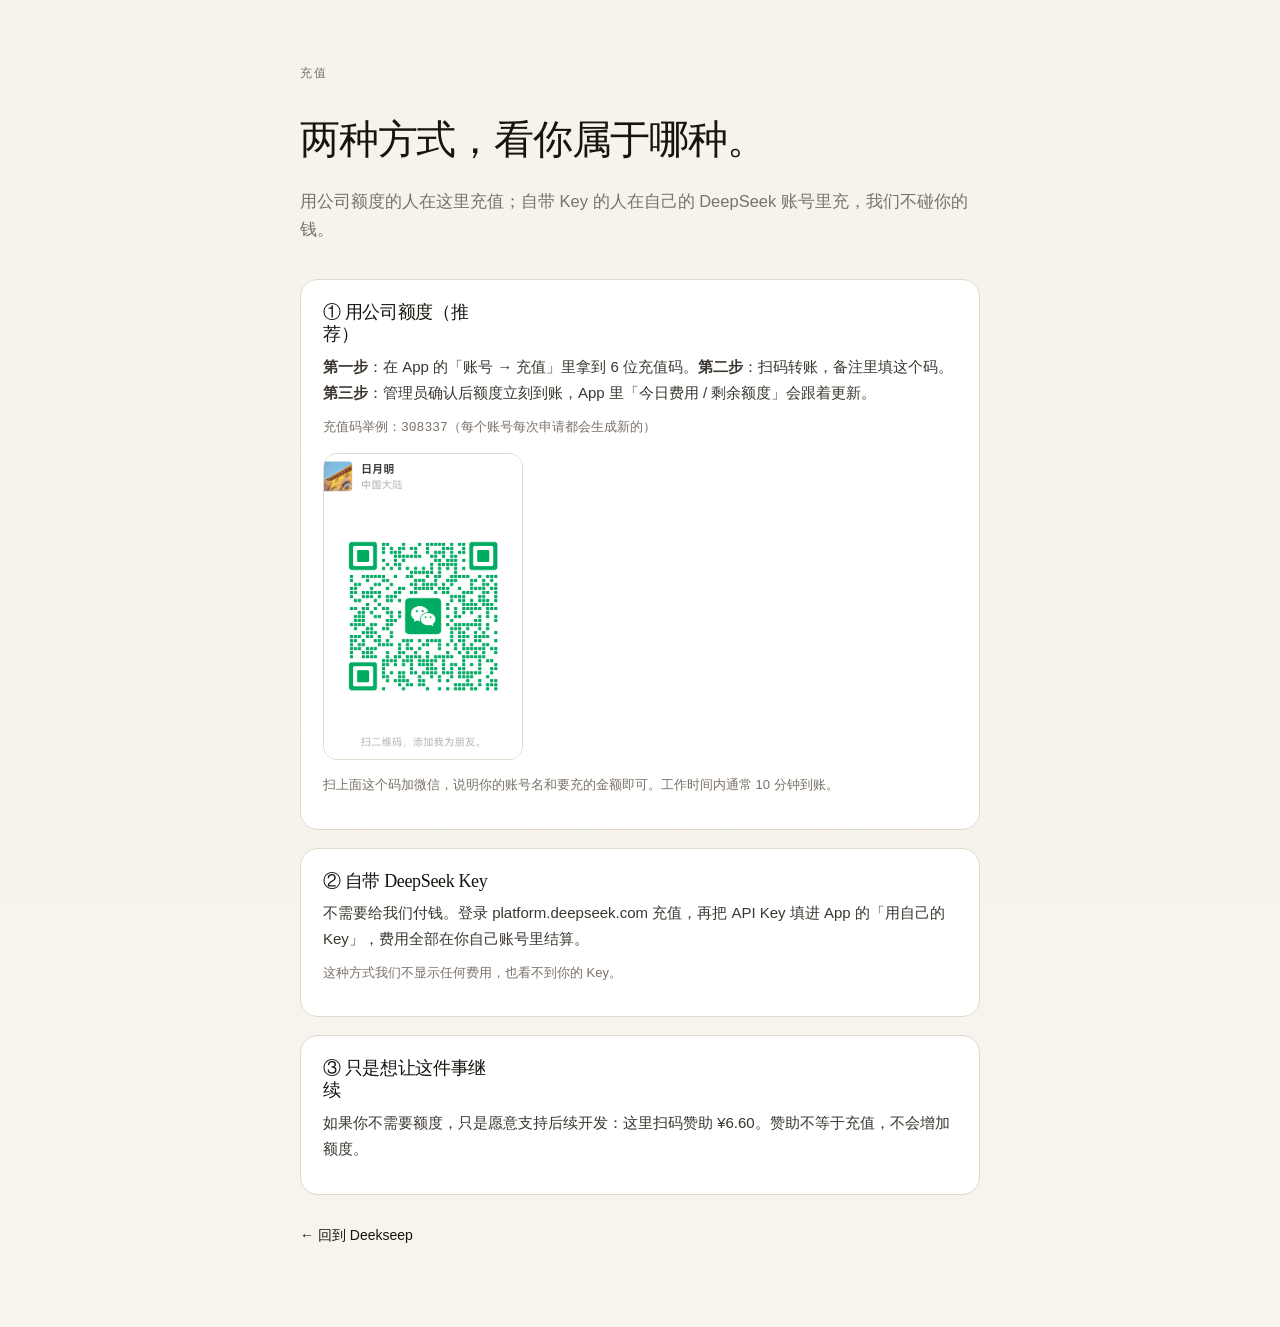
<file: recharge.html>
<!doctype html>
<html lang="zh-CN">
<head>
<meta charset="utf-8">
<meta name="viewport" content="width=device-width, initial-scale=1">
<title>充值 · Deekseep</title>
<link rel="stylesheet" href="style.css">
<style>
  .wrap { width: min(680px, calc(100% - 40px)); margin: 0 auto; padding: 64px 0 80px; }
  h1 { font-size: clamp(28px, 5vw, 40px); letter-spacing: -0.03em; margin: 0 0 12px; }
  .lead { color: var(--muted); margin: 0 0 36px; }
  .card { border: 1px solid var(--line); border-radius: 18px; background: #fff; padding: 22px; margin-bottom: 18px; }
  .card h2 { font-size: 18px; margin: 0 0 8px; letter-spacing: -0.02em; }
  .card p { margin: 0 0 10px; color: var(--ink-soft); font-size: 15px; }
  .card .muted { color: var(--muted); font-size: 13px; }
  .qr-img { width: 200px; border: 1px solid var(--line); border-radius: 14px; margin: 14px 0; background: #fff; }
  ol { margin: 0; padding-left: 18px; color: var(--ink-soft); font-size: 15px; }
  li { margin-bottom: 6px; }
  .back { display: inline-block; margin-top: 10px; font-size: 14px; }
</style>
</head>
<body>
<main class="wrap">
  <p class="eyebrow">充值</p>
  <h1>两种方式，看你属于哪种。</h1>
  <p class="lead">用公司额度的人在这里充值；自带 Key 的人在自己的 DeepSeek 账号里充，我们不碰你的钱。</p>

  <section class="card">
    <h2>① 用公司额度（推荐）</h2>
    <p><b>第一步</b>：在 App 的「账号 → 充值」里拿到 6 位充值码。<b>第二步</b>：扫码转账，备注里填这个码。<b>第三步</b>：管理员确认后额度立刻到账，App 里「今日费用 / 剩余额度」会跟着更新。</p>
    <p class="muted">充值码举例：<code>308337</code>（每个账号每次申请都会生成新的）</p>
    <img class="qr-img" src="assets/wechat-qr.png" alt="加微信开通额度">
    <p class="muted">扫上面这个码加微信，说明你的账号名和要充的金额即可。工作时间内通常 10 分钟到账。</p>
  </section>

  <section class="card">
    <h2>② 自带 DeepSeek Key</h2>
    <p>不需要给我们付钱。登录 <a href="https://platform.deepseek.com/top_up" target="_blank" rel="noreferrer">platform.deepseek.com</a> 充值，再把 API Key 填进 App 的「用自己的 Key」，费用全部在你自己账号里结算。</p>
    <p class="muted">这种方式我们不显示任何费用，也看不到你的 Key。</p>
  </section>

  <section class="card">
    <h2>③ 只是想让这件事继续</h2>
    <p>如果你不需要额度，只是愿意支持后续开发：<a href="index.html#support">这里扫码赞助 ¥6.60</a>。赞助不等于充值，不会增加额度。</p>
  </section>

  <a class="back" href="index.html">← 回到 Deekseep</a>
</main>
</body>
</html>
</file>
<file: style.css>
/* Deekseep — 艺术版：衬线大标题 + 暖纸底色 + 编辑式排版 */

:root {
  --ink: #17140F;
  --ink-soft: #3B362F;
  --muted: #7A7267;
  --paper: #F7F4ED;
  --paper-2: #EFEADF;
  --line: #E0D9CB;
  --line-strong: #C9C0AE;
  --brand: #1B6DF3;
  --brand-ink: #0B4FC4;
  --amber: #A6603B;
  --radius: 18px;
  --shell: 1140px;
  --serif: "Songti SC", "Source Han Serif SC", "Noto Serif SC", Georgia, "Times New Roman", serif;
  --sans: -apple-system, BlinkMacSystemFont, "PingFang SC", "Hiragino Sans GB", "Microsoft YaHei", sans-serif;
  --mono: ui-monospace, "SF Mono", Menlo, Consolas, monospace;
}

* { box-sizing: border-box; }
html { scroll-behavior: smooth; -webkit-text-size-adjust: 100%; }
body {
  margin: 0;
  background: var(--paper);
  color: var(--ink);
  font: 16.5px/1.72 var(--sans);
  -webkit-font-smoothing: antialiased;
  position: relative;
}
/* 纸张颗粒，让整页不那么"平" */
body::before {
  content: "";
  position: fixed; inset: 0; pointer-events: none; z-index: 0; opacity: .5;
  background-image: url("data:image/svg+xml,%3Csvg xmlns='http://www.w3.org/2000/svg' width='140' height='140'%3E%3Cfilter id='n'%3E%3CfeTurbulence type='fractalNoise' baseFrequency='0.85' numOctaves='3'/%3E%3C/filter%3E%3Crect width='140' height='140' filter='url(%23n)' opacity='0.06'/%3E%3C/svg%3E");
}
main, header, footer { position: relative; z-index: 1; }

img { display: block; max-width: 100%; }
a { color: inherit; text-decoration: none; }
a:hover { text-decoration: none; }
.shell { width: min(var(--shell), calc(100% - 56px)); margin: 0 auto; }
.muted { color: var(--muted); }
.small { font-size: 13.5px; }

/* ---------- 导航 ---------- */
.nav {
  position: sticky; top: 0; z-index: 40;
  background: color-mix(in srgb, var(--paper) 82%, transparent);
  backdrop-filter: saturate(160%) blur(16px);
  border-bottom: 1px solid transparent;
  transition: border-color .3s ease;
}
.nav.scrolled { border-bottom-color: var(--line); }
.nav-inner { display: flex; align-items: center; gap: 30px; height: 68px; }
.wordmark { display: flex; align-items: center; gap: 10px; font-family: var(--serif); font-size: 19px; letter-spacing: .01em; }
.nav-links { display: flex; gap: 28px; margin-left: auto; font-size: 14.5px; color: var(--ink-soft); }
.nav-links a { position: relative; padding-bottom: 2px; }
.nav-links a::after {
  content: ""; position: absolute; left: 0; right: 100%; bottom: 0; height: 1px;
  background: var(--ink); transition: right .35s cubic-bezier(.2,.7,.2,1);
}
.nav-links a:hover::after { right: 0; }
.pill {
  padding: 9px 18px; border-radius: 999px; background: var(--ink); color: #fff;
  font-size: 13.5px; letter-spacing: .01em; transition: transform .25s ease, background .25s ease;
}
.pill:hover { background: #000; transform: translateY(-1px); }

/* ---------- 通用排版 ---------- */
.eyebrow {
  font-family: var(--mono); font-size: 11.5px; letter-spacing: .18em;
  text-transform: uppercase; color: var(--muted); margin: 0 0 22px;
}
h1, h2, h3 { font-family: var(--serif); font-weight: 400; margin: 0; letter-spacing: -.01em; }
h2 { font-size: clamp(30px, 4vw, 46px); line-height: 1.22; max-width: 20ch; }
.num { font-family: var(--serif); font-style: italic; font-size: 15px; color: var(--muted); }

/* ---------- Hero ---------- */
.hero { padding: 108px 0 20px; }
.hero h1 {
  font-size: clamp(42px, 6.6vw, 88px);
  line-height: 1.14;
  letter-spacing: -.03em;
  margin: 0 0 30px;
  max-width: 17ch;
}
.hero h1 em { font-style: italic; color: var(--amber); }
.lede {
  font-family: var(--serif); font-size: clamp(17px, 1.7vw, 21px);
  line-height: 1.85; color: var(--ink-soft); max-width: 40ch; margin: 0 0 36px;
}
.hero-actions { display: flex; align-items: center; gap: 26px; flex-wrap: wrap; }
.btn-dark {
  display: inline-flex; align-items: center; justify-content: center;
  background: var(--ink); color: #fff; padding: 14px 28px; border-radius: 999px;
  font-size: 15px; letter-spacing: .01em;
  transition: transform .25s cubic-bezier(.2,.7,.2,1), background .25s ease;
}
.btn-dark:hover { background: #000; transform: translateY(-2px); }
.btn-text {
  font-size: 15px; color: var(--ink-soft);
  border-bottom: 1px solid var(--line-strong); padding-bottom: 3px; transition: border-color .25s;
}
.btn-text:hover { border-color: var(--ink); }
.hero-meta { margin: 24px 0 0; font-family: var(--mono); font-size: 12px; color: var(--muted); }

/* ---------- Hero 视觉 ---------- */
.hero-visual {
  display: grid; grid-template-columns: minmax(0, 1.08fr) minmax(0, .92fr);
  gap: 64px; align-items: start; padding: 40px 0 96px;
}
.hero-aside { padding-top: 18px; }
.archive { margin: 0; position: relative; }
.archive::after {
  content: ""; position: absolute; inset: 18px -14px -18px 14px; z-index: -1;
  border: 1px solid var(--line); border-radius: 24px; background: var(--paper-2);
}
.archive img {
  width: 100%; border-radius: 22px; border: 1px solid var(--line);
  box-shadow: 0 50px 90px -60px rgba(23, 20, 15, .55);
}
.hero-aside { display: flex; flex-direction: column; gap: 30px; }
.aside-lede {
  margin: 0; font-family: var(--serif); font-size: clamp(20px, 2vw, 26px);
  line-height: 1.6; color: var(--ink); max-width: 20ch;
}
.hero-aside .facts { margin: 0; display: grid; grid-template-columns: 1fr; gap: 0; }
.hero-aside .facts div { padding: 15px 0; border-top: 1px solid var(--line); }
.hero-aside .facts dt {
  font-family: var(--mono); font-size: 10.5px; letter-spacing: .16em;
  text-transform: uppercase; color: var(--muted); margin-bottom: 5px;
}
.hero-aside .facts dd { margin: 0; font-size: 16px; color: var(--ink-soft); }

/* ---------- 区块 ---------- */
.section { padding: 96px 0; border-top: 1px solid var(--line); }
.section-head { display: grid; gap: 16px; margin-bottom: 52px; }
.section-head .lede { margin: 0; max-width: 46ch; }

/* 编号列表 */
.rows { list-style: none; margin: 0; padding: 0; border-top: 1px solid var(--line); }
.rows li {
  display: grid; grid-template-columns: 62px minmax(0, 1fr) 120px;
  gap: 24px; align-items: start; padding: 30px 0; border-bottom: 1px solid var(--line);
  transition: padding-left .35s cubic-bezier(.2,.7,.2,1);
}
.rows li:hover { padding-left: 10px; }
.rows h3 { font-family: var(--serif); font-size: 22px; margin-bottom: 8px; }
.rows p { margin: 0; color: var(--muted); font-size: 15.5px; max-width: 58ch; }
.tag {
  justify-self: end; font-family: var(--mono); font-size: 10.5px; letter-spacing: .14em;
  text-transform: uppercase; color: var(--muted); border: 1px solid var(--line-strong);
  border-radius: 999px; padding: 5px 12px; white-space: nowrap;
}

/* 深色带 + 大字引言 */
.band { background: var(--ink); color: #F2EDE3; padding: 110px 0; position: relative; overflow: hidden; }
.band::before {
  content: "∞"; position: absolute; right: -40px; top: -80px;
  font-family: var(--serif); font-size: 420px; line-height: 1; color: rgba(255,255,255,.04);
}
.band .eyebrow { color: #8E8578; }
.band h2 { color: #F7F4ED; margin-bottom: 56px; }
.principles { display: grid; grid-template-columns: repeat(3, 1fr); gap: 48px; }
.principles article { border-top: 1px solid #2C2620; padding-top: 22px; }
.principles h3 { font-family: var(--serif); font-size: 23px; margin-bottom: 12px; color: #F7F4ED; }
.principles p { margin: 0; color: #A79D8F; font-size: 15.5px; line-height: 1.8; }

/* 大字引言 */
.quote { padding: 120px 0; text-align: center; }
.quote blockquote {
  margin: 0 auto; max-width: 30ch; text-wrap: balance;
  font-family: var(--serif); font-size: clamp(26px, 3.4vw, 42px);
  line-height: 1.55; letter-spacing: -.01em;
}
.quote cite {
  display: block; margin-top: 28px; font-family: var(--mono); font-style: normal;
  font-size: 11.5px; letter-spacing: .18em; text-transform: uppercase; color: var(--muted);
}

/* 步骤 */
.steps { display: grid; grid-template-columns: repeat(3, 1fr); gap: 40px; }
.steps article { border-top: 1px solid var(--line); padding-top: 20px; }
.steps h3 { font-family: var(--serif); font-size: 21px; margin: 10px 0 10px; }
.steps p { margin: 0; color: var(--muted); font-size: 15.5px; }

/* 截图 */
.shots { display: grid; grid-template-columns: repeat(3, 1fr); gap: 24px; margin-top: 56px; }
.shots figure { margin: 0; }
.shots img {
  width: 100%; height: 380px; object-fit: contain; object-position: top;
  background: var(--paper-2); border: 1px solid var(--line); border-radius: var(--radius);
  padding: 12px;
}
.shots figcaption { margin-top: 12px; font-size: 13px; color: var(--muted); text-align: center; }

/* 手机双机位 */
.app-shot .device-row { display: grid; grid-template-columns: 1fr 1fr; gap: 32px; }
.device { margin: 0; padding: 10px; background: var(--paper-2); border: 1px solid var(--line); border-radius: 26px; }
.device img { border-radius: 18px; width: 100%; max-height: 560px; object-fit: cover; object-position: top; }

/* 下载 */
.download {
  display: flex; align-items: center; gap: 22px; flex-wrap: wrap;
  border: 1px solid var(--line); border-radius: 20px; background: #fff; padding: 26px 28px;
}
.app-icon { border-radius: 16px; border: 1px solid var(--line); }
.dl-copy { flex: 1; min-width: 220px; }
.dl-version { margin: 0; font-family: var(--serif); font-size: 20px; }
.dl-dot { color: var(--line-strong); margin: 0 8px; }
.dl-hash { margin: 7px 0 0; font-family: var(--mono); font-size: 11px; color: var(--muted); word-break: break-all; }
.note { margin-top: 18px; font-size: 14.5px; color: var(--muted); }
.note summary { cursor: pointer; color: var(--ink-soft); }
.note p { margin: 10px 0 0; max-width: 64ch; }

/* 表格 */
.table { width: 100%; border-collapse: collapse; font-size: 15px; border-top: 1px solid var(--line); }
.table th, .table td { text-align: left; padding: 16px 0; border-bottom: 1px solid var(--line); vertical-align: top; }
.table th {
  font-family: var(--mono); font-size: 10.5px; letter-spacing: .16em;
  text-transform: uppercase; color: var(--muted); font-weight: 400;
}
.table td:first-child { white-space: nowrap; font-family: var(--serif); font-size: 16px; }
.table th:nth-child(1), .table td:nth-child(1) { width: 132px; }
.table th:nth-child(2), .table td:nth-child(2) { width: 120px; white-space: nowrap; }
.table th:nth-child(3), .table td:nth-child(3) { width: 88px; white-space: nowrap; }
.table td:last-child { color: var(--muted); line-height: 1.65; }

/* 关于 / 联系 */
.about { display: grid; grid-template-columns: minmax(0, 1.25fr) minmax(0, .75fr); gap: 64px; }
.prose { margin: 20px 0 0; color: var(--ink-soft); max-width: 58ch; font-size: 15.5px; }
.prose a { border-bottom: 1px solid var(--line-strong); }
.contact { margin: 0; }
.contact .qr {
  width: 100%; max-width: 236px; border: 1px solid var(--line); border-radius: 16px;
  margin: 14px 0 12px; background: #fff;
}

/* 支持 */
.support { border-top: 1px solid var(--line); }
.support-card {
  display: grid; grid-template-columns: minmax(0, 1.25fr) minmax(0, .75fr);
  gap: 56px; align-items: center;
  border: 1px solid var(--line); border-radius: 24px; background: #fff; padding: 48px;
}
.support-copy h2 { margin-bottom: 18px; }
.support-qr { margin: 0; text-align: center; }
.support-qr img { width: 100%; max-width: 240px; border-radius: 18px; border: 1px solid var(--line); margin: 0 auto; }
.support-qr figcaption { margin-top: 12px; font-family: var(--mono); font-size: 11px; letter-spacing: .14em; color: var(--muted); }

/* 页脚 */
.foot { border-top: 1px solid var(--line); padding: 34px 0 52px; }
.foot-inner { display: flex; align-items: center; gap: 26px; flex-wrap: wrap; }
.foot-brand { display: flex; align-items: center; gap: 9px; font-family: var(--serif); font-size: 16px; }
.foot-links { display: flex; gap: 24px; font-size: 14px; color: var(--ink-soft); }
.foot-legal { margin: 0 0 0 auto; font-size: 12.5px; color: var(--muted); }

/* ---------- 响应式 ---------- */
@media (max-width: 900px) {
  .nav-links { display: none; }
  .hero { padding-top: 64px; }
  .hero-visual { grid-template-columns: 1fr; gap: 36px; padding-bottom: 64px; }
  .rows li { grid-template-columns: 42px minmax(0, 1fr); }
  .rows .tag { display: none; }
  .principles, .steps, .shots, .about, .app-shot .device-row, .support-card { grid-template-columns: 1fr; gap: 30px; }
  .shots img { height: 320px; }
  .section { padding: 64px 0; }
  .band { padding: 72px 0; }
  .band::before { font-size: 260px; }
  .quote { padding: 80px 0; }
  .foot-legal { margin-left: 0; }
}
@media (max-width: 520px) {
  .shell { width: calc(100% - 36px); }
  .download { padding: 20px; }
  .download .btn-dark { width: 100%; }
  .support-card { padding: 28px; }
}
</file>
